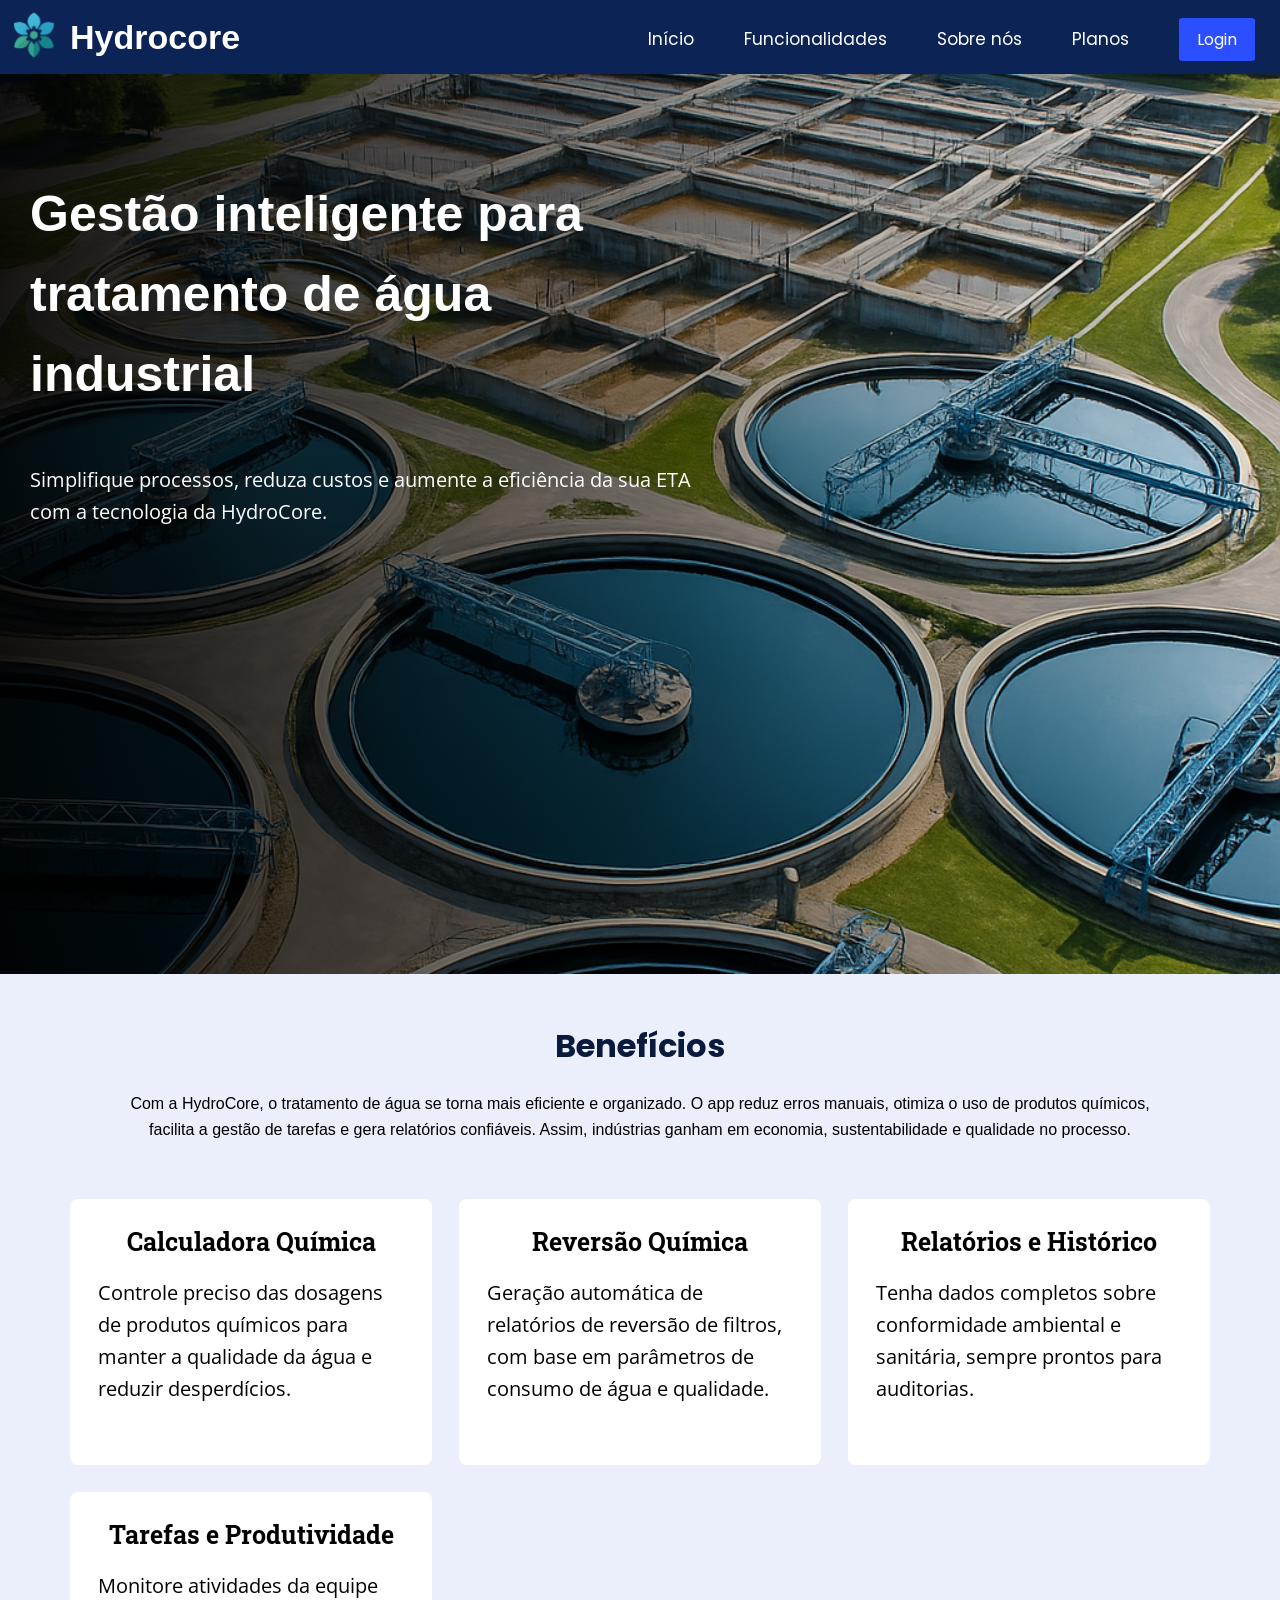
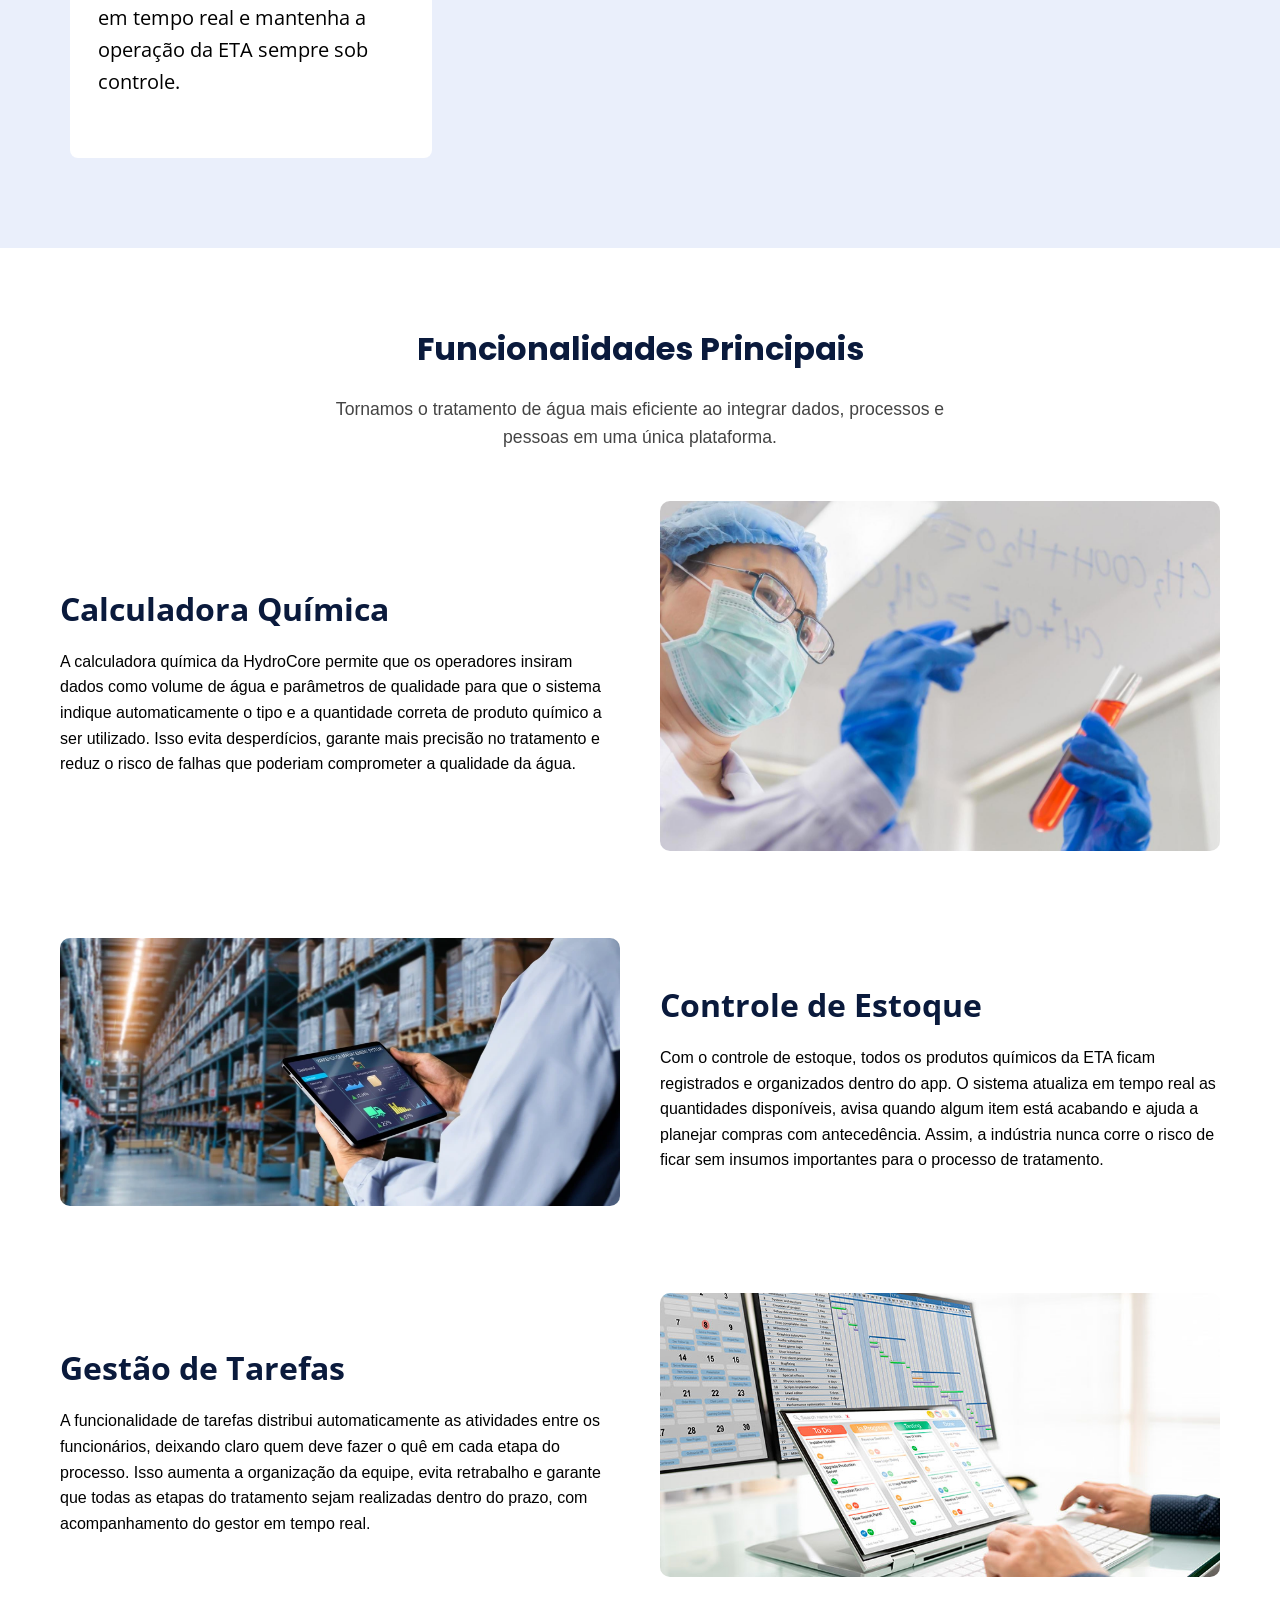
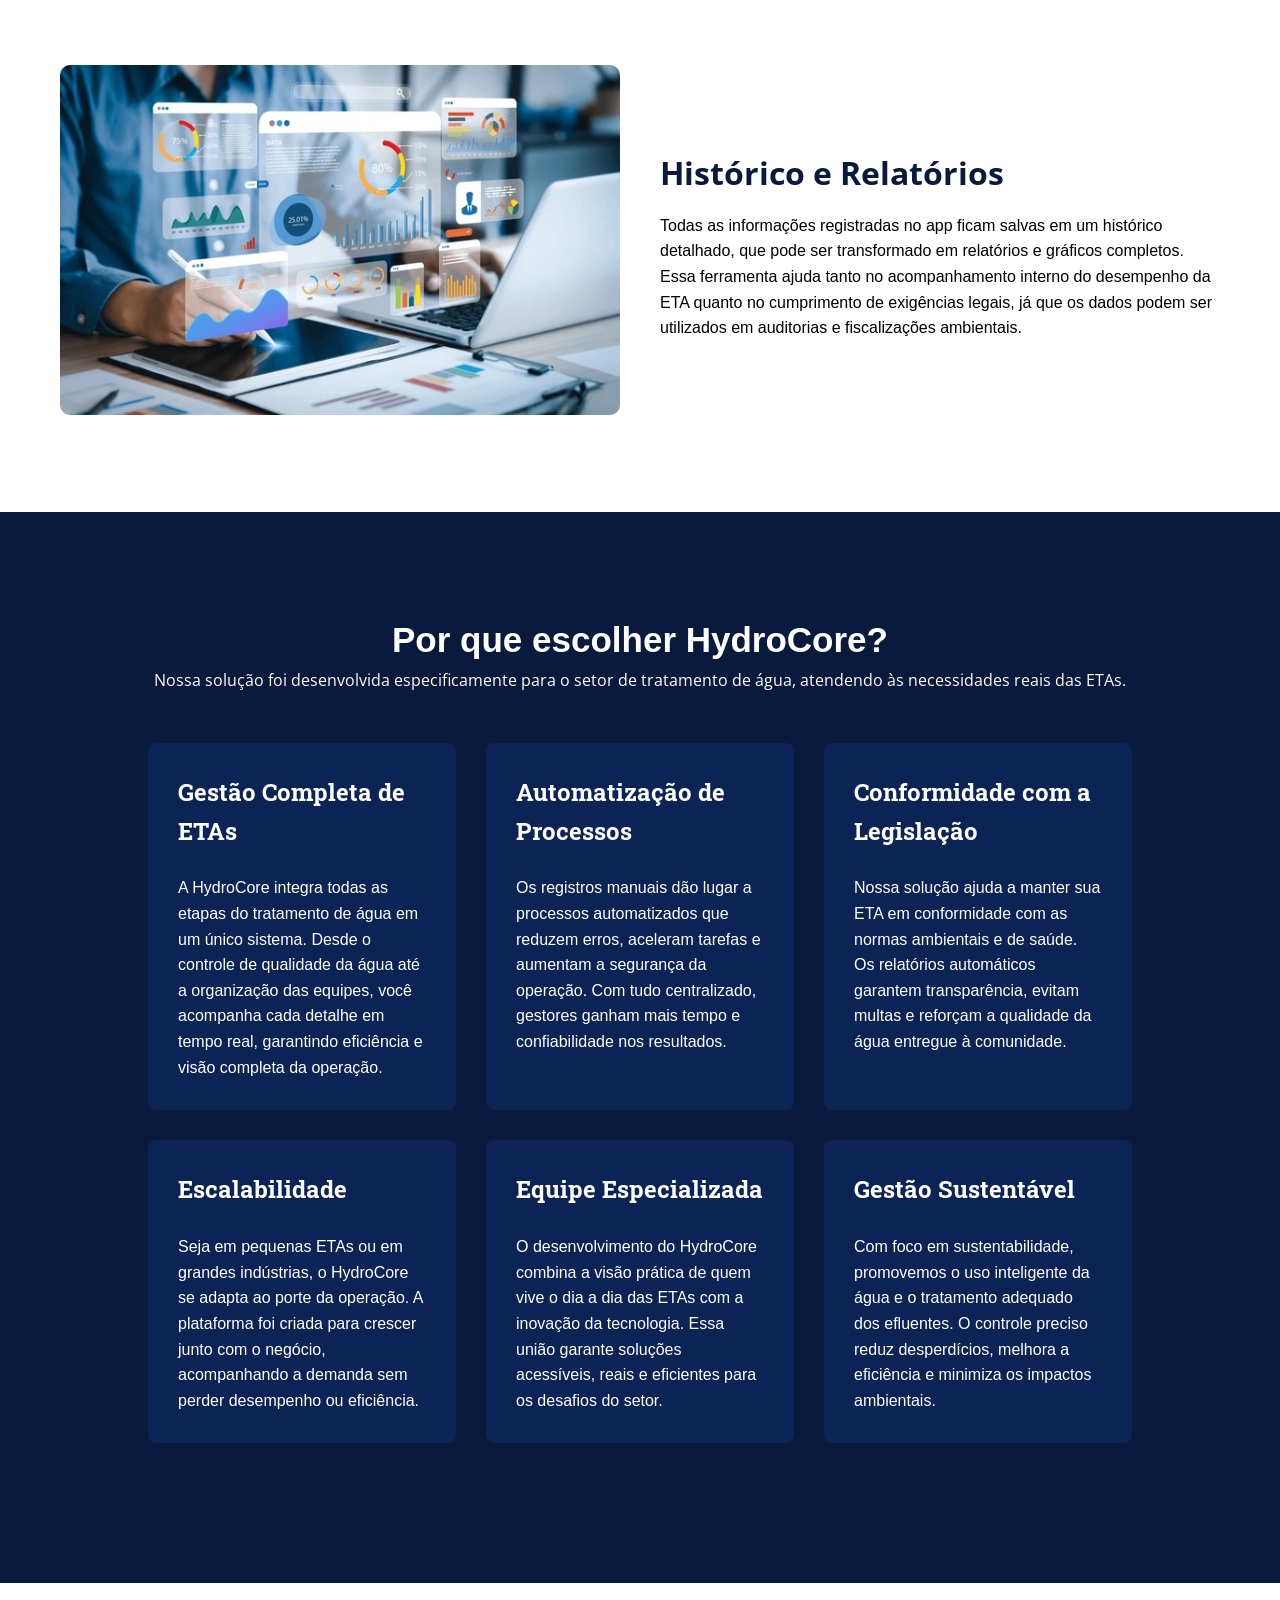
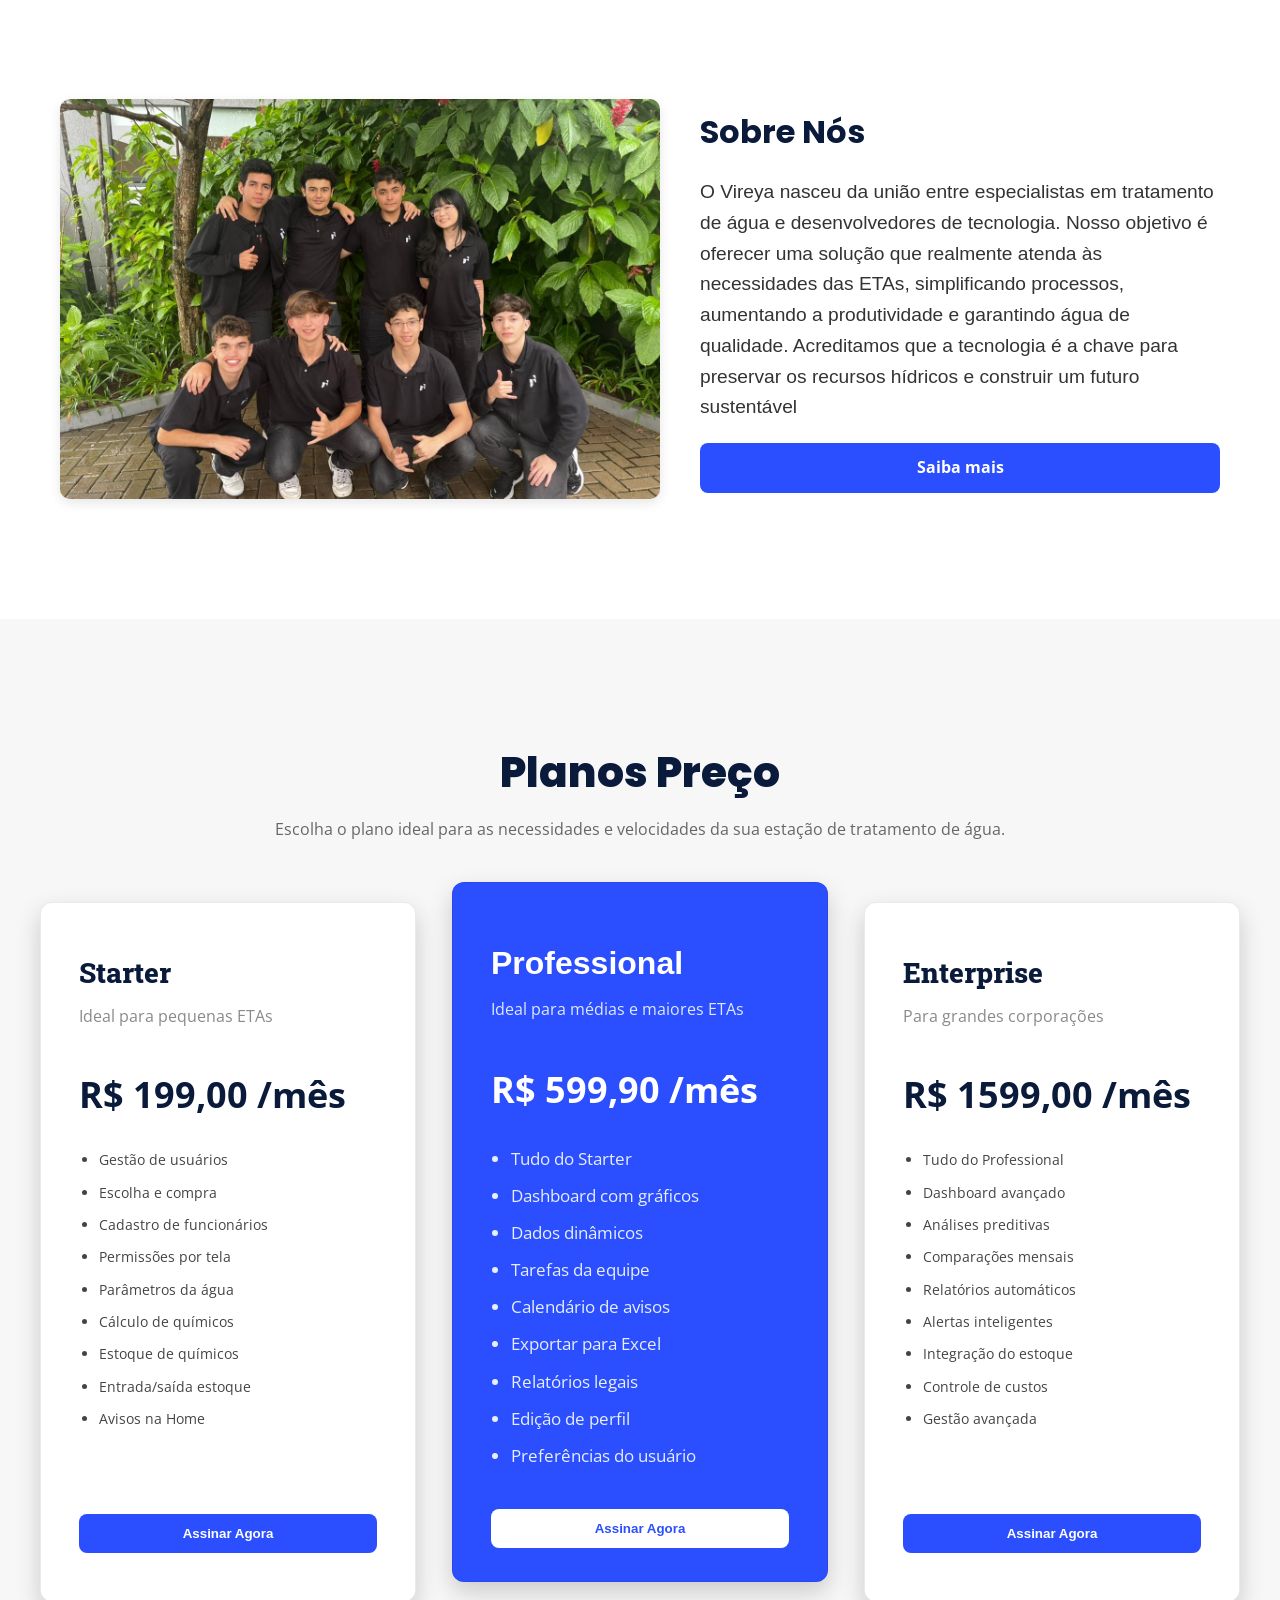
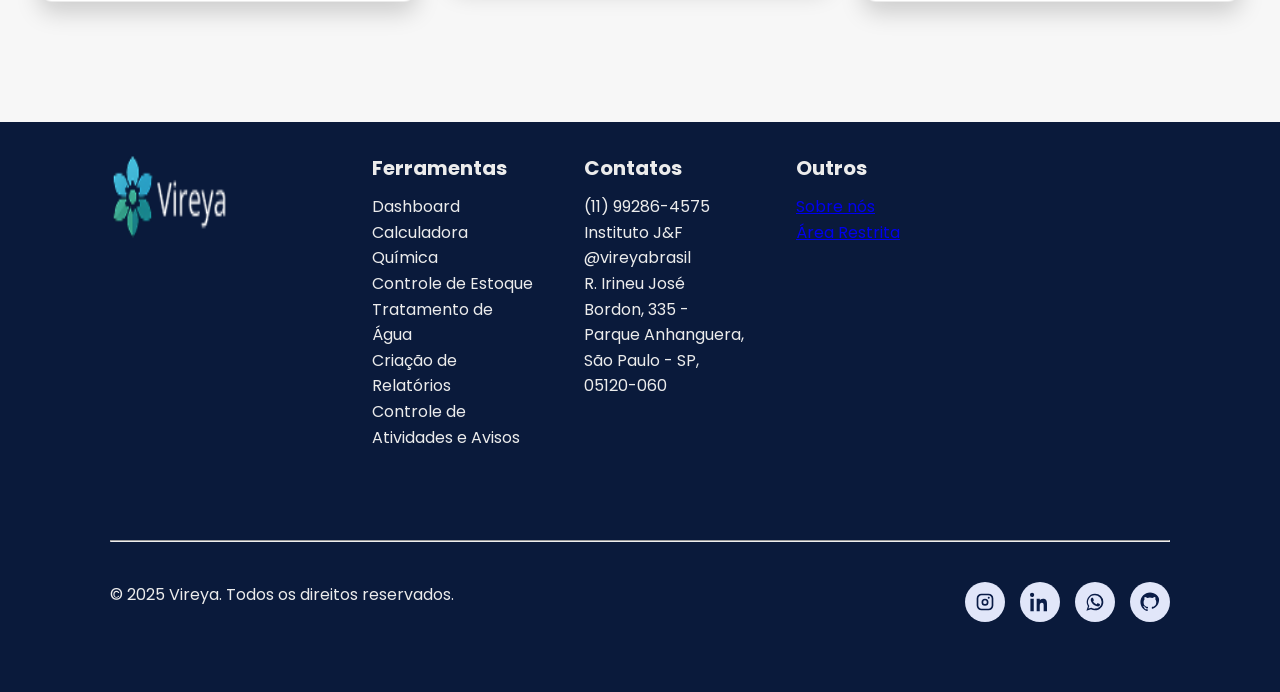
<file: index.html>
<!DOCTYPE html>
<html lang="pt-br">

<head>
    <meta charset="UTF-8">
    <meta name="viewport" content="width=device-width, initial-scale=1.0">
    <title>Vireya | HydroCore</title>
    <link rel="stylesheet" href="/assets/css/style.css">
    <link rel="shortcut icon" href="/assets/imgs/vireya_icon.png" type="image/x-icon">
</head>

<body>
<header>
    <div class="title-logo">
        <img src="/assets/imgs/vireya_icon.png">
        <h1>Hydrocore</h1>
    </div>
    <div class="topics-head" id="menu">
        <nav>
            <ul>
                <li><a href="#">Início</a></li>
                <li><a href="#funcionalidade-title">Funcionalidades</a></li>
                <li><a href="#sobre-nos">Sobre nós</a></li>
                <li><a href="#planos">Planos</a></li>
                <li><a id="bottom-login" href="login.html">Login</a></li>
            </ul>
        </nav>
    </div>
    <button id="btn-hamb">☰</button>
</header>
<main>
    <div class="frame-img">
        <div id="introducao">
            <div class="container-block">
                <h2>Gestão inteligente para tratamento de água industrial</h2>
                <p>Simplifique processos, reduza custos e aumente a eficiência da sua ETA com a tecnologia da
                    HydroCore.</p>
            </div>
        </div>
    </div>


    <div id="beneficios">
        <h2>Benefícios</h2>
        <p id="text-expln">Com a HydroCore, o tratamento de água se torna mais eficiente e organizado. O app reduz
            erros manuais, otimiza o uso de produtos químicos, <br>
            facilita a gestão de tarefas e gera relatórios confiáveis. Assim, indústrias ganham em economia,
            sustentabilidade e qualidade no processo.</p>
        <div class="container-beneficios">
            <div class="container-caixa">
                <h3>Calculadora Química</h3>
                <p>Controle preciso das dosagens de produtos químicos para manter a qualidade da água e reduzir
                    desperdícios.</p>
            </div>
            <div class="container-caixa">
                <h3>Reversão Química</h3>
                <p>Geração automática de relatórios de reversão de filtros, com base em parâmetros de consumo de
                    água e qualidade.</p>
            </div>
            <div class="container-caixa">
                <h3>Relatórios e Histórico</h3>
                <p>Tenha dados completos sobre conformidade ambiental e sanitária, sempre prontos para auditorias.
                </p>
            </div>
            <div class="container-caixa">
                <h3>Tarefas e Produtividade</h3>
                <p>Monitore atividades da equipe em tempo real e mantenha a operação da ETA sempre sob controle.</p>
            </div>
        </div>
    </div>

    <section class="funcionalidades-section">
        <h2 id="funcionalidade-title">Funcionalidades Principais</h2>
        <p id="funcionalidade-sub">Tornamos o tratamento de água mais eficiente ao integrar dados, processos e
            pessoas em uma única plataforma.</p>
        <div class="container-funcoes">
            <div class="linha-img-dir">
                <div class="infos">
                    <h2>Calculadora Química</h2>
                    <p>A calculadora química da HydroCore permite que os operadores insiram dados como volume de
                        água e parâmetros de qualidade
                        para que o sistema indique automaticamente o tipo e a quantidade correta de produto químico
                        a ser utilizado. Isso evita desperdícios,
                        garante mais precisão no tratamento e reduz o risco de falhas que poderiam comprometer a
                        qualidade da água.</p>
                </div>
                <div class="img">
                    <img src=" /assets/imgs/imagemCientista.jpg" alt="mulher fazendo calculos com quimicos">
                </div>
            </div>
            <div class="linha-img reverse">
                <div class="infos">
                    <h2>Controle de Estoque</h2>
                    <p>Com o controle de estoque, todos os produtos químicos da ETA ficam registrados e organizados
                        dentro do app.
                        O sistema atualiza em tempo real as quantidades disponíveis, avisa quando algum item está
                        acabando e ajuda a planejar compras com antecedência.
                        Assim, a indústria nunca corre o risco de ficar sem insumos importantes para o processo de
                        tratamento.</p>
                </div>
                <div class="img">
                    <img src=" /assets/imgs/imagemEstoque.webp" alt="Homen com tablete em um armazem de estoque">
                </div>
            </div>
            <div class="linha-img-dir">
                <div class="infos">
                    <h2>Gestão de Tarefas</h2>
                    <p>A funcionalidade de tarefas distribui automaticamente as atividades entre os funcionários,
                        deixando claro quem deve fazer o quê em cada etapa do processo.
                        Isso aumenta a organização da equipe, evita retrabalho e garante que todas as etapas do
                        tratamento sejam realizadas dentro do prazo, com acompanhamento do gestor em tempo real.</p>
                </div>
                <div class="img">
                    <img src=" /assets/imgs/imagemGestaoTarefas.jpg" alt="pessoa fazendo gestão de atividades">
                </div>
            </div>
            <div class="linha-img reverse">
                <div class="infos">
                    <h2>Histórico e Relatórios</h2>
                    <p>Todas as informações registradas no app ficam salvas em um histórico detalhado, que pode ser
                        transformado em relatórios e gráficos completos.
                        Essa ferramenta ajuda tanto no acompanhamento interno do desempenho da ETA quanto no
                        cumprimento de exigências legais,
                        já que os dados podem ser utilizados em auditorias e fiscalizações ambientais.</p>
                </div>
                <div class="img">
                    <img src=" /assets/imgs/imagemComputador.webp" alt="">
                </div>
            </div>
        </div>
    </section>

    <section id="porque-section">
        <div id="porque">
            <h2>Por que escolher HydroCore?</h2>
            <p>Nossa solução foi desenvolvida especificamente para o setor de tratamento de água, atendendo às
                necessidades reais das ETAs.</p>
            <div class="grid-porques">
                <div class="block-porque">
                    <h3>Gestão Completa de ETAs</h3>
                    <br>
                    <p>A HydroCore integra todas as etapas do tratamento de água em um único sistema. Desde o
                        controle de qualidade da água até a organização das equipes, você acompanha cada detalhe em
                        tempo real, garantindo eficiência e visão completa da operação.</p>
                </div>
                <div class="block-porque">
                    <h3>Automatização de Processos</h3>
                    <br>
                    <p>Os registros manuais dão lugar a processos automatizados que reduzem erros, aceleram tarefas
                        e aumentam a segurança da operação. Com tudo centralizado, gestores ganham mais
                        tempo e confiabilidade nos resultados.</p>
                </div>
                <div class="block-porque">
                    <h3>Conformidade com a Legislação</h3>
                    <br>
                    <p>Nossa solução ajuda a manter sua ETA em conformidade com as normas ambientais e de saúde. Os
                        relatórios automáticos garantem transparência, evitam multas e reforçam a qualidade da água
                        entregue à comunidade.</p>
                </div>
                <div class="block-porque">
                    <h3>Escalabilidade</h3>
                    <br>
                    <p>Seja em pequenas ETAs ou em grandes indústrias, o HydroCore se adapta ao porte da operação. A
                        plataforma foi criada para crescer junto com o negócio, acompanhando a demanda sem perder
                        desempenho ou eficiência.</p>
                </div>
                <div class="block-porque">
                    <h3>Equipe Especializada</h3>
                    <br>
                    <p>O desenvolvimento do HydroCore combina a visão prática de quem vive o dia a dia das ETAs com
                        a inovação da tecnologia. Essa união garante soluções acessíveis, reais e eficientes para os
                        desafios do setor.</p>
                </div>
                <div class="block-porque">
                    <h3>Gestão Sustentável</h3>
                    <br>
                    <p>Com foco em sustentabilidade, promovemos o uso inteligente da água e o tratamento adequado
                        dos efluentes. O controle preciso reduz desperdícios, melhora a eficiência e minimiza os
                        impactos ambientais.</p>
                </div>
            </div>
        </div>
    </section>

    <section id="sobre-nos">
        <img id="img-nos" src=" /assets/imgs/equipeVireya.jpg" alt="Desenvolvedores do Vireya">
        <div class="sobrenos-content">
            <h2>Sobre Nós</h2>
            <p>O Vireya nasceu da união entre especialistas em tratamento de água e desenvolvedores de
                tecnologia. Nosso objetivo é oferecer uma solução que realmente atenda às necessidades das ETAs,
                simplificando processos, aumentando a produtividade e garantindo água de qualidade. Acreditamos que
                a tecnologia é a chave para preservar os recursos hídricos e construir um futuro sustentável</p>
            <a id="link-saibamais" href="sobrenosreal.html">Saiba mais</a>
        </div>
    </section>

    <div id="planos">
        <div class="container-planos">
            <h2>Planos Preço</h2>
            <p>Escolha o plano ideal para as necessidades e velocidades da sua estação de tratamento de água.</p>
            <div class="grid-planos">
                <div class="card-assinar">
                    <h3>Starter</h3>
                    <p>Ideal para pequenas ETAs</p>
                    <p class="preco">R$ 199,00 /mês</p>
                    <ul>
                        <li>Gestão de usuários</li>
                        <li>Escolha e compra</li>
                        <li>Cadastro de funcionários</li>
                        <li>Permissões por tela</li>
                        <li>Parâmetros da água</li>
                        <li>Cálculo de químicos</li>
                        <li>Estoque de químicos</li>
                        <li>Entrada/saída estoque</li>
                        <li>Avisos na Home</li>
                    </ul>
                    <button onclick="window.location.href=' /assets/pages/landingpage/login.jsp'">
                        Assinar Agora
                    </button>
                </div>
                <div class="card-assinar-highlit">
                    <h3>Professional</h3>
                    <p>Ideal para médias e maiores ETAs</p>
                    <p class="preco">R$ 599,90 /mês</p>
                    <ul>
                        <li>Tudo do Starter</li>
                        <li>Dashboard com gráficos</li>
                        <li>Dados dinâmicos</li>
                        <li>Tarefas da equipe</li>
                        <li>Calendário de avisos</li>
                        <li>Exportar para Excel</li>
                        <li>Relatórios legais</li>
                        <li>Edição de perfil</li>
                        <li>Preferências do usuário</li>
                    </ul>
                    <!-- Ao clicar no botão é enviado para a pagina de login -->
                    <button onclick="login.html">
                        Assinar Agora
                    </button>
                </div>
                <div class="card-assinar">
                    <h3>Enterprise</h3>
                    <p>Para grandes corporações</p>
                    <p class="preco">R$ 1599,00 /mês</p>
                    <ul>
                        <li>Tudo do Professional</li>
                        <li>Dashboard avançado</li>
                        <li>Análises preditivas</li>
                        <li>Comparações mensais</li>
                        <li>Relatórios automáticos</li>
                        <li>Alertas inteligentes</li>
                        <li>Integração do estoque</li>
                        <li>Controle de custos</li>
                        <li>Gestão avançada</li>
                    </ul>
                    <!-- Ao clicar no botão é enviado para a pagina de login -->
                    <button onclick="window.location.href=' /assets/pages/landingpage/login.jsp'">
                        Assinar Agora
                    </button>
                </div>
            </div>
        </div>
    </div>

</main>

<footer>
    <div class="grid-footer">
        <div class="links-grid">
            <img id="img-foot" src="assets/imgs/Group 1.png" alt="Logo Vireya">
            <nav class="nav-footer">
                <p class="title-points">Ferramentas</p>
                <ul>
                    <li>Dashboard</li>
                    <li>Calculadora Química</li>
                    <li>Controle de Estoque</li>
                    <li>Tratamento de Água</li>
                    <li>Criação de Relatórios</li>
                    <li>Controle de Atividades e Avisos</li>
                </ul>
            </nav>
            <nav class="nav-footer">
                <p class="title-points">Contatos</p>
                <ul>
                    <li>(11) 99286-4575</li>
                    <li>Instituto J&F</li>
                    <li>@vireyabrasil</li>
                    <li>R. Irineu José Bordon, 335 - Parque Anhanguera, São Paulo - SP, 05120-060</li>
                </ul>
            </nav>

            <nav class="nav-footer">
                <p class="title-points">Outros</p>
                <ul>
                    <li><a href="sobrenosreal.html">Sobre nós</a></li>
                    <li><a href="loginAdmin.html">Área Restrita</a></li>
                </ul>
            </nav>
        </div>

        <hr>
        <div class="rodape-footer">
            <div id="direitos-cont">
                <p>© 2025 Vireya. Todos os direitos reservados.</p>
            </div>
            <div id="icones-midias">
                <div class="dist-icon">
                    <a href="https://instagram.com" id="icon" target="_blank" class="icon">
                        <svg xmlns="http://www.w3.org/2000/svg" viewBox="0 0 24 24">
                            <path
                                    d="M7.8 2h8.4A5.8 5.8 0 0 1 22 7.8v8.4A5.8 5.8 0 0 1 16.2 22H7.8A5.8 5.8 0 0 1 2 16.2V7.8A5.8 5.8 0 0 1 7.8 2Zm0 2C6 4 4 6 4 7.8v8.4C4 18 6 20 7.8 20h8.4c1.8 0 3.8-2 3.8-3.8V7.8C20 6 18 4 16.2 4H7.8Zm8.7 1.6a1.2 1.2 0 1 1 0 2.4 1.2 1.2 0 0 1 0-2.4Zm-4.5 2.4a4.2 4.2 0 1 1 0 8.4 4.2 4.2 0 0 1 0-8.4Zm0 2a2.2 2.2 0 1 0 0 4.4 2.2 2.2 0 0 0 0-4.4Z" />
                        </svg>
                    </a>
                </div>

                <div class="dist-icon">
                    <a href="https://linkedin.com" class="icon" target="_blank">
                        <svg xmlns="http://www.w3.org/2000/svg" viewBox="0 0 24 24">
                            <path
                                    d="M4.98 3.5c0 1.38-1.11 2.5-2.48 2.5A2.5 2.5 0 0 1 0 3.5C0 2.12 1.11 1 2.5 1S5 2.12 5 3.5zM.5 23h4V7.98h-4V23zM8 7.98h3.8v2.06h.05c.53-1 1.83-2.06 3.77-2.06 4.03 0 4.77 2.65 4.77 6.1V23h-4v-6.52c0-1.56-.03-3.57-2.17-3.57-2.18 0-2.51 1.7-2.51 3.46V23H8V7.98z" />
                        </svg>
                    </a>
                </div>

                <div class="dist-icon">
                    <a href="https://wa.me/5511999999999" class="icon" target="_blank">
                        <svg xmlns="http://www.w3.org/2000/svg" viewBox="0 0 24 24">
                            <path
                                    d="M17.47 14.3c-.27-.14-1.63-.8-1.88-.9-.25-.09-.43-.14-.62.14-.19.27-.71.9-.88 1.08-.16.18-.33.2-.6.07-.27-.14-1.14-.42-2.18-1.35-.8-.71-1.34-1.6-1.5-1.87-.16-.27-.02-.42.12-.55.12-.12.27-.33.41-.49.14-.16.18-.27.27-.45.09-.18.05-.34-.02-.48-.07-.14-.62-1.5-.85-2.05-.22-.53-.45-.46-.62-.47h-.53c-.18 0-.48.07-.73.34-.25.27-.96.94-.96 2.3 0 1.36.98 2.67 1.12 2.85.14.18 1.93 2.95 4.68 4.14.65.28 1.15.45 1.55.58.65.21 1.23.18 1.69.11.52-.08 1.63-.67 1.86-1.31.23-.64.23-1.19.16-1.31-.07-.12-.25-.2-.52-.34ZM12.01 2a9.95 9.95 0 0 0-8.5 15.1l-1.8 5.28 5.44-1.78a9.96 9.96 0 0 0 4.86 1.23h.01c5.5 0 9.97-4.47 9.98-9.96A9.95 9.95 0 0 0 12 2Zm0 18.2c-1.53 0-3.04-.41-4.36-1.18l-.31-.18-3.23 1.05 1.06-3.12-.2-.32A7.96 7.96 0 0 1 12 4.03a7.95 7.95 0 0 1 0 15.9Z" />
                        </svg>
                    </a>
                </div>

                <div class="dist-icon">
                    <a href="https://github.com" target="_blank" class="icon">
                        <svg xmlns="http://www.w3.org/2000/svg" viewBox="0 0 24 24">
                            <path
                                    d="M12 .5C5.7.5.5 5.7.5 12c0 5.1 3.3 9.4 7.9 10.9.6.1.8-.2.8-.5v-1.7c-3.2.7-3.9-1.5-3.9-1.5-.5-1.3-1.2-1.7-1.2-1.7-1-.7.1-.7.1-.7 1.1.1 1.7 1.2 1.7 1.2 1 .1.7 2.2 3.7 1.6v-1.6c-2.6-.3-5.3-1.3-5.3-6 0-1.3.5-2.3 1.2-3.2-.1-.3-.5-1.4.1-2.9 0 0 1-.3 3.3 1.2a11.5 11.5 0 0 1 6 0c2.3-1.5 3.3-1.2 3.3-1.2.6 1.5.2 2.6.1 2.9.8.9 1.2 1.9 1.2 3.2 0 4.7-2.7 5.7-5.3 6v1.7c0 .3.2.6.8.5 4.6-1.5 7.9-5.8 7.9-10.9C23.5 5.7 18.3.5 12 .5Z" />
                        </svg>
                    </a>
                </div>
            </div>
        </div>
    </div>
</footer>

    <script src=" /assets/js/script.js"></script>

</body>
</html>
</file>
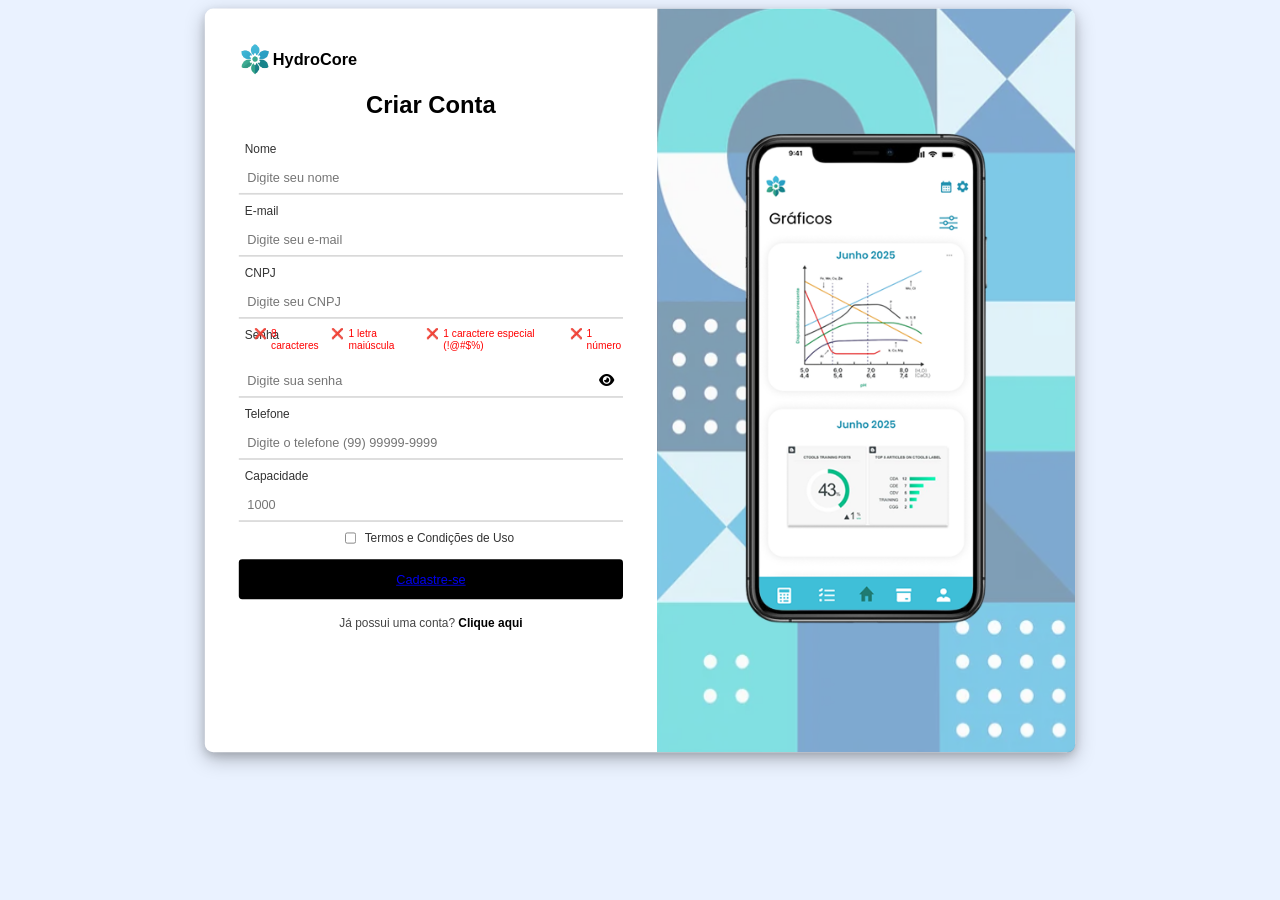
<file: cadastro.html>
<!DOCTYPE html>
<html lang="pt-br">

<head>
    <meta charset="UTF-8">
    <meta name="viewport" content="width=device-width, initial-scale=1.0">
    <link rel="shortcut icon" href=" /assets/imgs/vireya_icon.png" type="image/x-icon">
    <link rel="stylesheet" href=" /assets/css/cadastro.css">
    <link rel="stylesheet" href="https://cdnjs.cloudflare.com/ajax/libs/font-awesome/6.4.0/css/all.min.css">
    <title>Cadastrar-se</title>
</head>

<body>

<main>
    <div class="container-esquerdo">
        <div class="logo">
            <img src=" /assets/imgs/vireya_icon.png">
            <span>HydroCore</span>
        </div>

        <h1>Criar Conta</h1>

        <form id="form">
            <label for="nome">Nome</label>
            <input name="nome" type="text" id="nome" maxlength="80" placeholder="Digite seu nome">
            <div id="erroNome" class="erro"></div>

            <label for="email">E-mail</label>
            <input name="email" type="email" id="email" placeholder="Digite seu e-mail">
            <div id="erroEmail" class="erro"></div>

            <label for="cnpj">CNPJ</label>
            <input name="cnpj" type="text" id="cnpj" placeholder="Digite seu CNPJ"
                   pattern="[0-9]{2}\.[0-9]{3}\.[0-9]{3}/[0-9]{4}-[0-9]{2}">
            <div id="erroCNPJ" class="erro"></div>

            <label for="senha">Senha</label>
            <div class="parametros-senha">
                <ul>
                    <li id="length" class="invalid">8 caracteres</li>
                    <li id="uppercase" class="invalid">1 letra maiúscula</li>
                    <li id="special" class="invalid">1 caractere especial (!@#$%)</li>
                    <li id="number" class="invalid">1 número</li>
                </ul>
            </div>

            <div class="input-senha">
                <input type="password" name="senha" id="senha" maxlength="36" placeholder="Digite sua senha" required
                       pattern="^(?=.*[A-Z])(?=.*[!@#$%]).{8,}$"
                       title="Tem que incluir pelo menos uma letra maiúscula e um caractere especial(!@#$%)">
                <span class="password-toggle" id="togglePassword">
                        <i class="fas fa-eye"></i>
                </span>
            </div>

            <div id="erroSenha" class="erro"></div>


            <label for="telefone">Telefone</label>
            <input name="telefone" type="text" id="telefone" placeholder="Digite o telefone (99) 99999-9999"
                   pattern="\([0-9]{2}\) [0-9]{5}-[0-9]{4}">
            <div id="erroTelefone" class="erro"></div>

            <label for="capacidade">Capacidade</label>
            <input name="capacidade" type="number" id="capacidade" placeholder="1000">
            <div id="erroCapacidade" class="erro"></div>

            <div class="checkbox">
                <input type="checkbox" id="termos">
                <label for="termos">Termos e Condições de Uso</label>
            </div>
            <button class="botao" type="submit"><a href="cadastro2.html">Cadastre-se</a></button>
            <p class="login-text">Já possui uma conta? <a href=" /assets/pages/landingpage/login.jsp">Clique aqui</a></p>
        </form>
    </div>

    <div class="container-direito">
        <div class="sobreposicao">
            <img src=" /assets/imgs/fundoGeometrico.png">
        </div>
        <div class="celular">
            <img src=" /assets/imgs/modelo_frontal.png">
        </div>
    </div>

</main>

    <script src=" /assets/js/regex.js"></script>
    <script src=" /assets/js/script.js"></script>
    <script src=" /assets/js/mostrarSenha.js"></script>

</body>
</html>
</file>
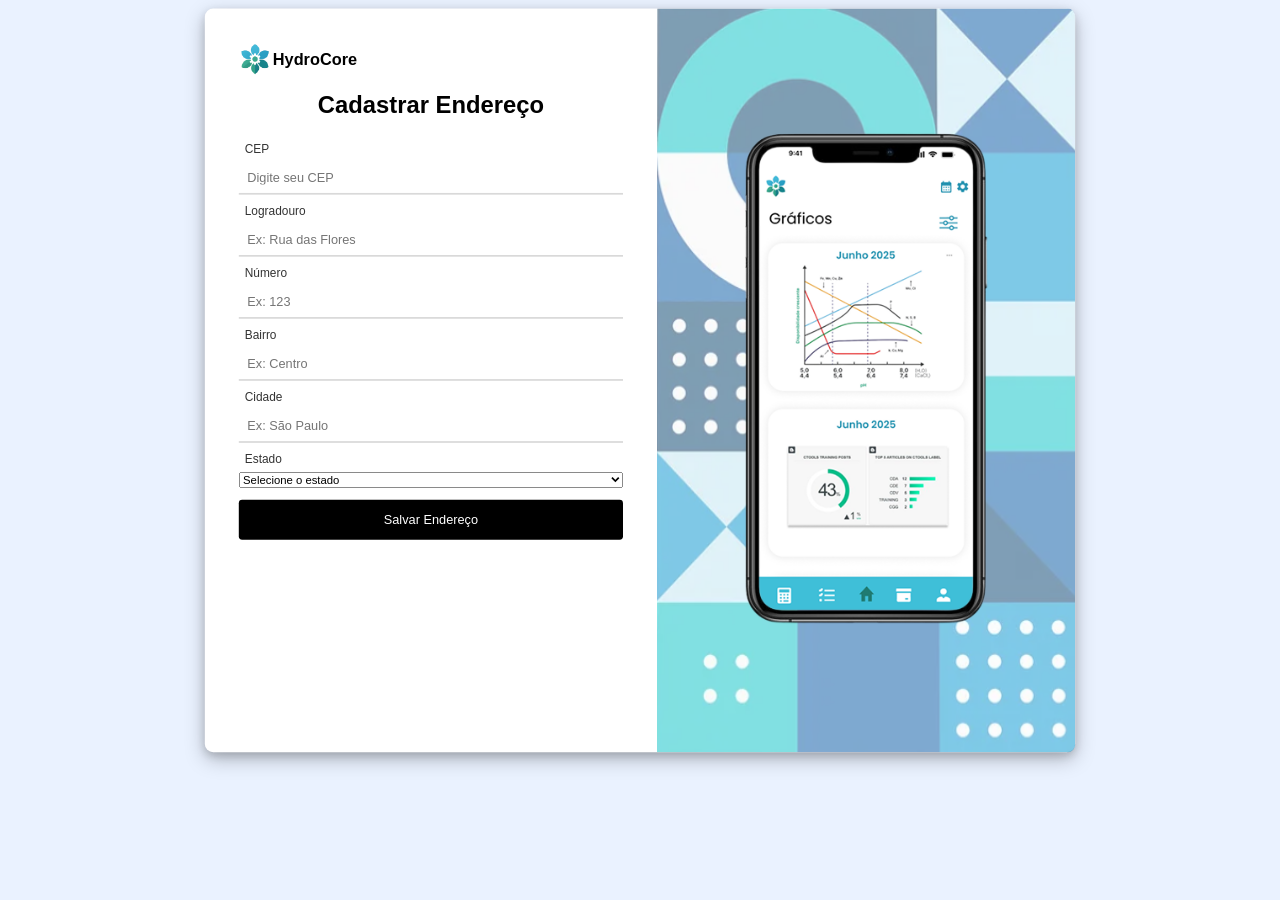
<file: cadastro2.html>
<!DOCTYPE html>
<html lang="pt-br">
<head>
    <meta charset="UTF-8">
    <meta name="viewport" content="width=device-width, initial-scale=1.0">
    <title>Cadastrar-se</title>
    <link rel="shortcut icon" href=" /assets/imgs/vireya_icon.png" type="image/x-icon">
    <link rel="stylesheet" href=" /assets/css/cadastro.css">
    <link rel="stylesheet" href="https://cdnjs.cloudflare.com/ajax/libs/font-awesome/6.4.0/css/all.min.css">
</head>

<body>
<main id="m2">
    <div class="container-esquerdo">
        <div class="logo">
            <img src=" /assets/imgs/vireya_icon.png" alt="Logo HydroCore">
            <span>HydroCore</span>
        </div>
        <h1>Cadastrar Endereço</h1>

        <form action=" /ServletEta" method="post" id="form-endereco">
            <input type="hidden" name="action" value="createEta">


            <label for="cep">CEP</label>
            <input type="text" id="cep" name="cep" placeholder="Digite seu CEP" pattern="[0-9]{5}-[0-9]{3}" required>
            <div id="erroCEP" class="erro"></div>

            <label for="logradouro">Logradouro</label>
            <input type="text" id="logradouro" name="rua" maxlength="50" placeholder="Ex: Rua das Flores" required>
            <div id="erroLogradouro" class="erro"></div>

            <label for="numero">Número</label>
            <input type="text" id="numero" name="numero" placeholder="Ex: 123" required>
            <div id="erroNumero" class="erro"></div>

            <label for="bairro">Bairro</label>
            <input type="text" id="bairro" name="bairro" maxlength="40" placeholder="Ex: Centro" required>
            <div id="erroBairro" class="erro"></div>

            <label for="cidade">Cidade</label>
            <input type="text" id="cidade" name="cidade" maxlength="40" placeholder="Ex: São Paulo" required>
            <div id="erroCidade" class="erro"></div>

            <label for="estado">Estado</label>
            <select id="estado" name="estado" required>
                <option value="">Selecione o estado</option>
                <option value="AC">Acre</option>
                <option value="AL">Alagoas</option>
                <option value="AP">Amapá</option>
                <option value="AM">Amazonas</option>
                <option value="BA">Bahia</option>
                <option value="CE">Ceará</option>
                <option value="DF">Distrito Federal</option>
                <option value="ES">Espírito Santo</option>
                <option value="GO">Goiás</option>
                <option value="MA">Maranhão</option>
                <option value="MT">Mato Grosso</option>
                <option value="MS">Mato Grosso do Sul</option>
                <option value="MG">Minas Gerais</option>
                <option value="PA">Pará</option>
                <option value="PB">Paraíba</option>
                <option value="PR">Paraná</option>
                <option value="PE">Pernambuco</option>
                <option value="PI">Piauí</option>
                <option value="RJ">Rio de Janeiro</option>
                <option value="RN">Rio Grande do Norte</option>
                <option value="RS">Rio Grande do Sul</option>
                <option value="RO">Rondônia</option>
                <option value="RR">Roraima</option>
                <option value="SC">Santa Catarina</option>
                <option value="SP">São Paulo</option>
                <option value="SE">Sergipe</option>
                <option value="TO">Tocantins</option>
            </select>
            <div id="erroEstado" class="erro"></div>

            <button class="botao" type="submit">Salvar Endereço</button>
        </form>
    </div>

    <div class="container-direito">
        <div class="sobreposicao">
            <img src=" /assets/imgs/fundoGeometrico.png" alt="Fundo">
        </div>
        <div class="celular">
            <img src=" /assets/imgs/modelo_frontal.png" alt="Celular">
        </div>
    </div>

    <script src=" /assets/js/mascaraCep.js"></script>
    <script src=" /assets/js/script.js"></script>
</main>
</body>
</html>
</file>
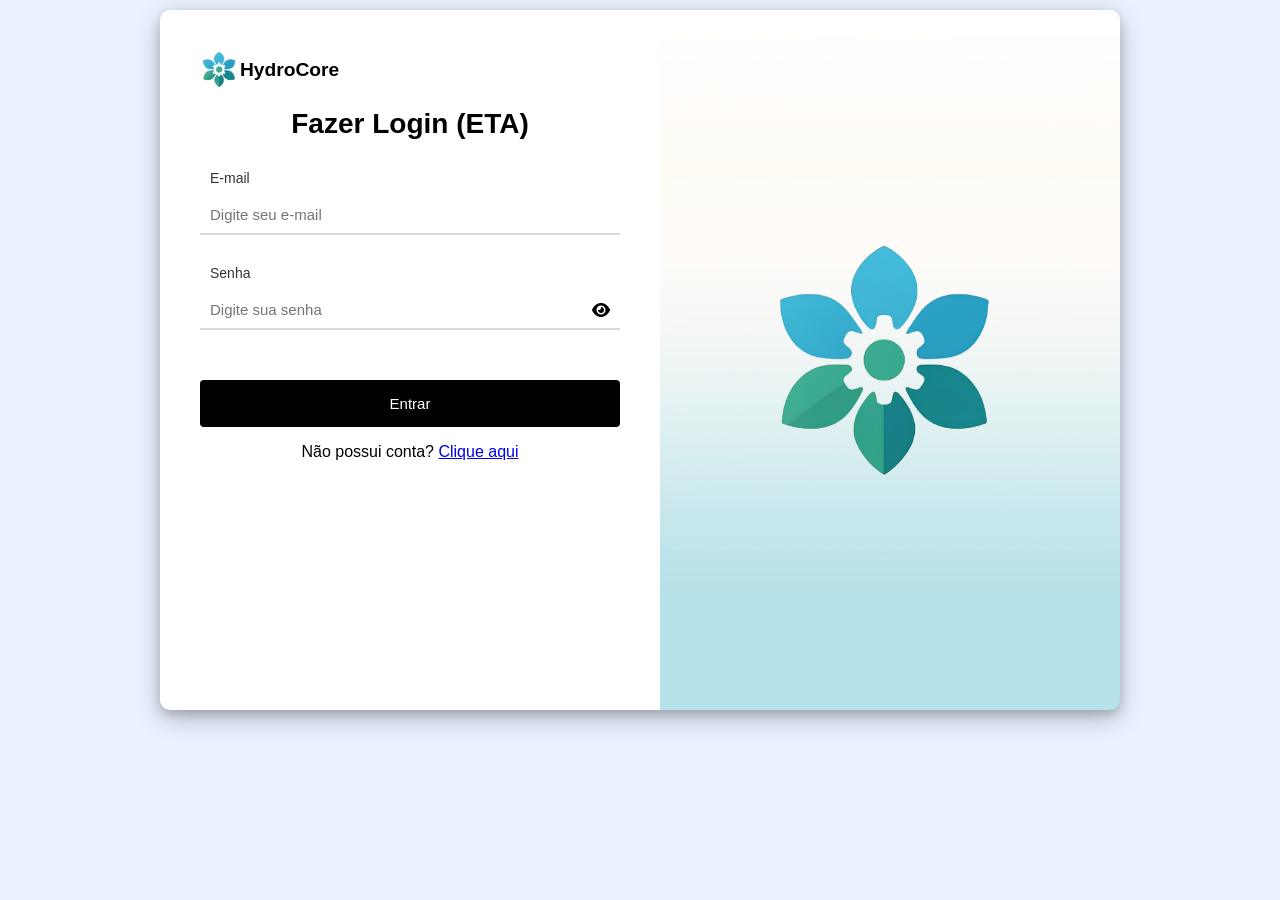
<file: login.html>
<!DOCTYPE html>
<html lang="pt-br">

<head>
  <meta charset="UTF-8">
  <meta name="viewport" content="width=device-width, initial-scale=1.0">
  <title>Login</title>
  <link rel="shortcut icon" href=" /assets/imgs/vireya_icon.png" type="image/x-icon">
  <link rel="stylesheet" href=" /assets/css/login.css">
  <link rel="stylesheet" href="https://cdnjs.cloudflare.com/ajax/libs/font-awesome/6.4.0/css/all.min.css">
</head>

<body>
<main>
  <div class="container-esquerdo">
    <div class="logo">
      <img src=" /assets/imgs/vireya_icon.png" alt="Logo">
      <span>HydroCore</span>
    </div>
    <h1>Fazer Login (ETA)</h1>
    <form action=" /ServletLogin?action=logar" method="post">
      <label for="email">E-mail</label>
      <input type="text" id="email" name="email" placeholder="Digite seu e-mail" required>
      <label for="senha">Senha</label>
      <div class="input-senha">
        <input name="senha" type="password" id="senha" placeholder="Digite sua senha" required
               title="Tem que incluir pelo menos uma letra maiúscula e um caractere especial(!@#$%)">
        <span class="password-toggle" id="togglePassword">
                        <i class="fas fa-eye"></i>
        </span>
      </div>
      <button class="botao">Entrar</button>

      <p class="login-text"> Não possui conta? <a href="cadastro.html">Clique aqui</a></p>
    </form>
  </div>

  <div class="container-direito">
    <div class="sobreposicao">
      <img src=" /assets/imgs/fundoDegrade.webp" alt="Background">
    </div>
    <div class="logo-direita">
      <img src=" /assets/imgs/vireya_icon.png" class="logo-girando" alt="App Preview">
    </div>
  </div>
</main>
<script src=" /assets/js/script.js"></script>
<script src=" /assets/js/regex.js"></script>
<script src=" /assets/js/mostrarSenha.js"></script>
</body>
</html>
</file>
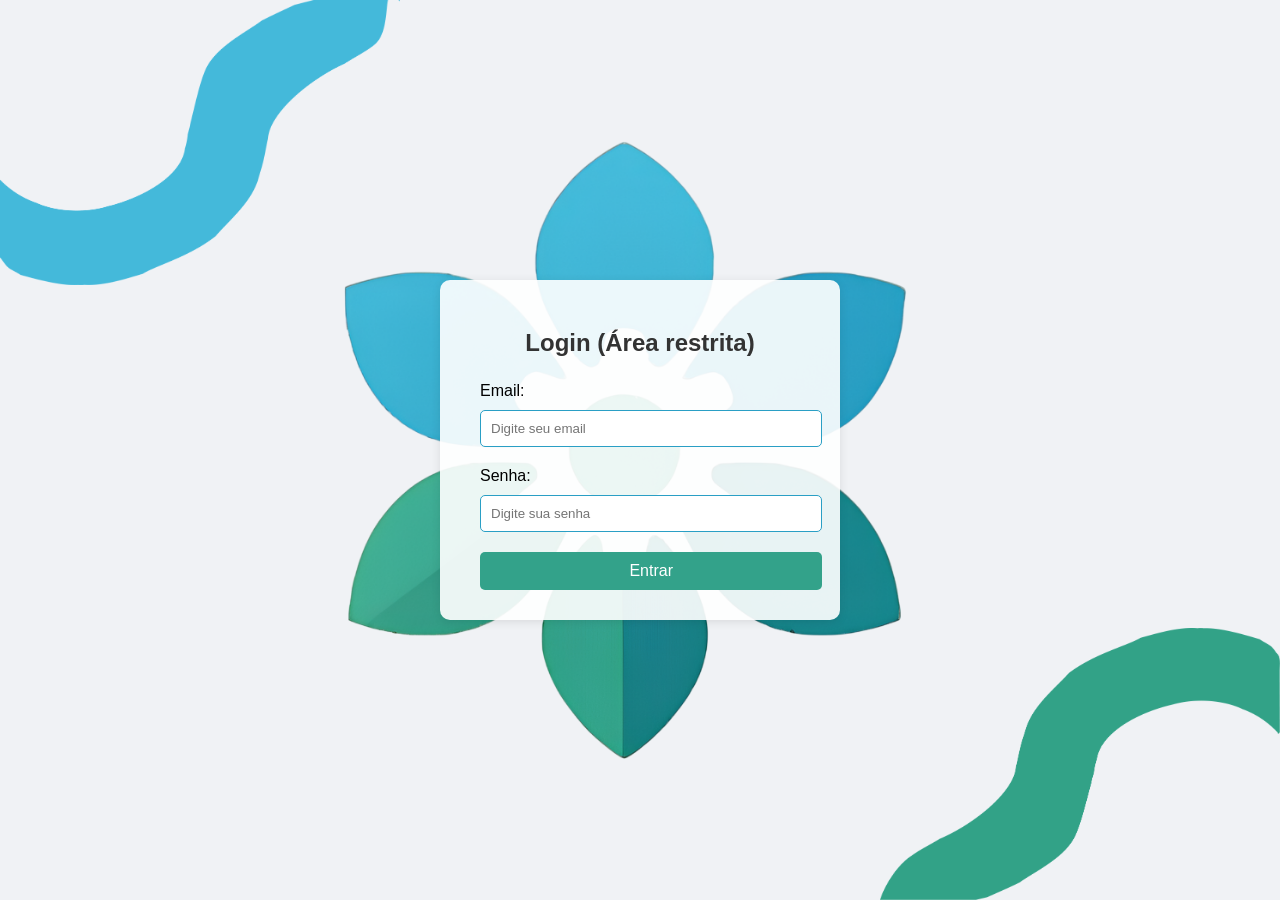
<file: loginAdmin.html>
<!DOCTYPE html>
<html lang="pt-br">
<head>
  <meta charset="UTF-8">
  <title>Login Admin</title>
  <link rel="shortcut icon" href=" /assets/imgs/vireya_icon.png" type="image/x-icon">
  <link rel="stylesheet" href=" /assets/css/loginAdmin.css">
</head>

<style>
  body{
    /* várias imagens ao mesmo tempo */
    background-image:
    url(" /assets/imgs/vireya_icon.png"),   /* flor */
    url(" /assets/imgs/ondaAzul.png"),      /* onda esquerda */
    url(" /assets/imgs/ondaVerde.png");     /* onda direita */
  }
</style>

<body>

<div class="login-container">
  <h2>Login (Área restrita)</h2>
  <form>
    <label for="email">Email:</label>
    <input type="email" id="email" name="email" placeholder="Digite seu email" required>

    <label for="senha">Senha:</label>
    <input type="password" id="senha" name="senha" placeholder="Digite sua senha" required>

    <button type="submit">Entrar</button>
  </form>
</div>
</body>
</html>
</file>
<file: assets/css/style.css>
@import url('https://fonts.googleapis.com/css2?family=Montserrat:wght@400;700&family=Open+Sans:wght@300;400;600&family=Poppins:wght@400;700&family=Lora:wght@400;700&family=Roboto+Slab:wght@400;600&display=swap');


:root {
    --azul-escuro: #0a1a3c;
    --branco: #f0f0f0;
    --azul-royal: #2b4eff;
}

* {
    margin: 0;
    padding: 0;
    top: 0;
    box-sizing: border-box;
}

html {
    scroll-behavior: smooth;
    scroll-margin-top: 100px; /* mesma altura do header */
}

h1,
h2,
h3,
h4,
h5,
h6 {
    font-family: 'Arial', serif;
    margin-top: 0;
}

body {
    line-height: 1.6;
    font-family: 'Open Sans', sans-serif;
}


header {
    background-color: #0c2356;
    position: sticky;
    top: 0;
    display: flex;
    justify-content: space-between;
    align-items: center;
    color: white;
    z-index: 10; /* Para ficar sempre por cima*/
    font-family: 'Poppins', sans-serif;
    font-size: 17px;
    padding: 10px;
}

#btn-hamb {
    font-size: 24px;
    background: none;
    border: none;
    color: white;
    cursor: pointer;
    display: none;
}

.title-logo{
    display: flex;
    justify-content: space-around;
    gap: 10px;
}
.title-logo img{
    height: 50px;
    width: 50px;
}

.topics-head ul {
    display: flex;
    gap: 20px;
    margin: 0;
    margin-top: 14px;
    padding: 0;
    justify-content: center;
    list-style: none;
    color: white;
}

.topics-head li {
    display: inline;
    padding: 0 15px;
    text-decoration: none;
    margin-bottom: 10px;
}

.topics-head a {
    position: relative;
    color: white;
    text-decoration: none;
}

.topics-head a::after {
    content: '';
    position: absolute;
    left: 0;
    bottom: 0;
    width: 0;
    height: 2px;
    background-color: white;
    transition: width 0.3s ease;
}

.topics-head a:hover::after {
    width: 100%;
}

.topics-head #bottom-login::after {
    content: none;
}

#bottom-login {
    background-color: var(--azul-royal);
    color: white;
    border-radius: 5%;
    text-decoration: none;
    font-size: 16px;
    padding: 10px 18px;
    cursor: pointer;
    min-width: 100px;
    align-items: center;
    margin-top: -11px;
    margin-right: 0;
}

#bottom-login:hover{
    background-color: #223DCCFF;
}

@media (max-width: 768px) {
    .topics-head {
        display: none;
        position: absolute;
        top: 70px;
        right: 20px;
        background: #0a1a3c;
        padding: 15px;
        border-radius: 10px;
    }

    .topics-head ul {
        flex-direction: column;
        gap: 10px;
    }

    #btn-hamb {
        display: block;
    }

    .topics-head.mostrar {
        display: block;
    }
}


.frame-img {
    background-image: url(../imgs/fotoheader.png);
    background-color: rgba(0, 255, 255, 0);
    align-items: center;
    background-size: cover;
    background-position: center;
    justify-content: center;
    align-items: center;
    min-height: 100vh;
}

#introducao {
    background: linear-gradient(to right, rgba(0, 0, 0, 0.9) 0%, rgba(0, 0, 0, 0.6) 30%, rgba(0, 0, 0, 0.3) 60%, rgba(0, 0, 0, 0) 100%);
    color: white;
    width: 100%;
    height: 500px;
    min-height: 100vh;
}

.container-block {
    padding-top: 100px;
    padding-left: 30px;
    max-width: 700px;
    font-family: 'Lora', serif;
}

.container-block h2 {
    font-size: 50px;
}

.container-block p {
    margin-top: 50px;
    font-size: 20px;
    font-family: 'Open Sans', sans-serif;
}


#beneficios {
    padding: 2% 70px 90px; /* Top, Left/Right, Bottom */
    text-align: center;
    background-color: #eaeffb; /* Cor de fundo igual ao do Código 2 */
    width: 100%;
}

#beneficios h2 {
    font-size: 2rem;
    font-family: 'Poppins', sans-serif;
    margin-top: 20px;
    margin-bottom: 20px;
    color: #0a1a3c;
}

#text-expln {
    font-family: Arial, sans-serif;
}

.container-beneficios {
    display: grid;
    grid-template-columns: repeat(auto-fit, minmax(280px, 1fr));
    gap: 27px;
    margin-top: 5%;
    font-size: 2rem;
}

.container-caixa {
    margin: auto;
    background-color: #fff;
    padding: 28px;
    border-radius: 8px;
    text-align: left;
    padding-bottom: 60px;
}

.container-caixa h3 {
    font-size: 25px;
    font-family: 'Roboto Slab', serif;
    text-align: center;
    padding-bottom: 20px;
    line-height: 30px;
}

.container-caixa p {
    font-size: 20px;
    height: auto;
    overflow: hidden;
}

.container-caixa {
    transform: scale(1);
    transition: transform 0.3s ease;
}

.container-caixa:hover {
    transform: scale(1.05);
}

/* ======================= Funcionalidades ======================= */

.funcionalidades-section {
    max-width: 1200px;
    margin: 0 auto;
    padding: 60px 20px;
    font-family: Arial, sans-serif;
    padding-bottom: 7%;
}

.funcionalidades-section h2 {
    font-size: 2rem;
    font-family: 'Poppins', sans-serif;
    margin-bottom: 20px;
    color: #0a1a3c;
}

#funcionalidade-title {
    scroll-margin-top: 80px;
    text-align: center;
    padding-top: 15px;
}

#funcionalidade-sub {
    width: 55%;
    text-align: center;
    margin: 0 auto;
    padding-bottom: 50px; /* entre o sub e imagem */
}

.funcionalidades-section > p {
    max-width: 800px;
    margin-bottom: 50px;
    color: #444;
    font-size: 1.1rem;
}

.container-funcoes {
    display: grid;
    gap: 80px;
}

.linha-img-dir,
.linha-img {
    display: grid;
    grid-template-columns: repeat(auto-fit, minmax(300px, 1fr));
    align-items: center;
    gap: 40px;
}

.infos h2 {
    font-size: 2rem;
    font-family: 'Open Sans', sans-serif;
    margin-bottom: 15px;
    color: #0a1a3c;
}

#infos p {
    font-size: 1.1rem;
    font-family: 'Opens Sans', sans-serif;
    line-height: 1.6;
    color: #555;
}


.img img {
    width: 100%;
    border-radius: 10px;
    object-fit: cover;
    max-height: 350px;
}

/* Reverso (imagem à esquerda, texto à direita) */
.reverse {
    direction: rtl; /* inverte a ordem da linha */
}

.reverse > * {
    direction: ltr; /* mantém o texto normal */
}


/* ======================= Porque ======================= */

#porque {
    max-width: 1200px;
    margin: 0 auto;
    padding: 60px 20px;
    text-align: center;
    width: 80%;
    color: white;
}


#porque h2 {
    margin-top: 4%;
    font-size: 35px;
}

#porque-section {
    background-color: var(--azul-escuro);
    padding-bottom: 80px;
    margin-bottom: 7.5%;
}

.grid-porques {
    display: grid;
    grid-template-columns: repeat(auto-fit, minmax(300px, 1fr));
    gap: 30px;
    margin-top: 50px;
}

.block-porque {
    background-color: #0c2356;
    padding: 30px;
    border-radius: 8px;
    text-align: left;
    color: #fff;
    transition: transform 0.3s ease, background-color 0.3s ease; /* transition sempre na classe normal, e não no hover */
}

.block-porque h3 {
    font-family: 'Roboto Slab', serif;
}

.block-porque:hover p { /*pro h3 e p mudarem de cor ao passar o mouse*/
    color: #0A1C47;
}

.block-porque:hover {
    background-color: white;
    color: #0A1C47;
    transform: scale(1.10);
}

.block-porque h3 {
    font-size: 1.5em;
}

.block-porque p {
    font-size: 1em;
    font-family: Arial, sans-serif;
}


#sobre-nos {
    scroll-margin-top: 80px;
    display: flex;
    align-items: center;
    justify-content: center;
    gap: 40px;
    max-width: 1200px;
    margin: 0 auto;
    padding: 20px;
    padding-bottom: 120px;
}

#img-nos {
    width: 600px;
    height: 400px;
    object-fit: cover;
    border-radius: 10px;
    background-color: #f0f0f0;
    box-shadow: 0 4px 12px rgba(0, 0, 0, 0.1);
}

.sobrenos-content {
    flex: 1;
    color: #333;
}

.sobrenos-content h2 {
    font-size: 2rem;
    font-family: 'Poppins';
    color: #0a1a3b;
    margin-bottom: 20px;
}

.sobrenos-content p {
    font-size: 1.2rem;
    font-family: "Arial";
    line-height: 1.6;
}

#link-saibamais {
    display: inline-block;
    text-align: center;
    background: var(--azul-royal);
    color: #fff;
    text-decoration: none;
    padding: 12px;
    border-radius: 8px;
    width: 100%;
    cursor: pointer;
    font-weight: 700;
    margin-top: 20px; /* distância do texto */
}

@media (max-width: 768px) {
    #sobre-nos {
        flex-direction: column;
        text-align: center;
    }

    #img-nos {
        width: 100%;
        height: auto;
    }

}

#planos {
    background-color: #F7F7F7;
    padding-top: 120px;
    padding-bottom: 100px;
}

.container-planos {
    text-align: center;
    margin: 0 auto;
    max-width: 1200px;
}

.container-planos h2 {
    font-size: 42px;
    font-family: 'Poppins', sans-serif;
    color: #0a1a3b;
    margin-bottom: 10px;
    font-weight: 800;
}

.container-planos p {
    color: #666;
    margin-bottom: 40px;
    font-size: 16px;
}

.grid-planos {
    display: flex;
    justify-content: center;
    align-items: flex-start;
    gap: 36px;
}

.card-assinar {
    border-radius: 12px;
    padding: 48px 38px;
    width: 380px;
    height: 700px;
    box-shadow: 0 10px 24px rgba(0, 0, 0, 0.18);
    text-align: left;
    border: 1px solid rgba(0, 0, 0, 0.08);
    margin-top: 20px;
    background-color: white;
    margin-bottom: 20px;
}

.card-assinar h3 {
    font-size: 28px;
    font-family: 'Roboto Slab', serif;
    color: #0a1a3b;
    margin-bottom: 8px;
    font-weight: 800;
}

.card-assinar p:first-of-type {
    color: #8a8a8a;
    margin-bottom: 28px;
}

.card-assinar .preco {
    font-size: 36px;
    font-weight: 700;
    color: #0a1a3b;
    margin: 8px 0 26px;
}

.card-assinar ul {
    list-style: disc;
    padding-left: 20px;
    margin-bottom: 26px;
    color: #444;
}

.card-assinar li {
    font-family: 'Open Sans', sans-serif;
    margin-bottom: 10px;
    font-size: 14px;
}

.card-assinar button {
    background-color: var(--azul-royal);
    color: #fff;
    border: none;
    padding: 12px;
    border-radius: 8px;
    width: 100%;
    cursor: pointer;
    font-weight: 700;
    margin-top: auto; /* empurra para o final do card */
    transition: 0.5s;
}

.card-assinar button:hover{
    background-color: #1c349d;
}

/* card do meio - maior e em destaque */
.card-assinar-highlit {
    background: var(--azul-royal);
    color: #fff;
    border-radius: 12px;
    padding: 55px 38px;
    width: 380px;
    height: 700px;
    box-shadow: 0 10px 24px rgba(0, 0, 0, 0.18);
    text-align: left;
    border: 1px solid rgba(0, 0, 0, 0.08);
    margin-top: 0;
}

.card-assinar,
.card-assinar-highlit {
    display: flex;
    flex-direction: column; /* empilha */
}

.card-assinar button,
.card-assinar-highlit button {
    margin-top: auto; /* empurra pro rodapé */
    align-self: center; /* centraliza horizontal */
}

.card-assinar-highlit h3 {
    font-size: 32px;
    margin-bottom: 8px;
    font-weight: 900;
}

.card-assinar-highlit p:first-of-type {
    color: #dfe9ff;
    margin-bottom: 30px;
}

.card-assinar-highlit .preco {
    font-size: 36px;
    font-weight: 700;
    margin: 8px 0 26px;
    color: #fff;
}

.card-assinar-highlit ul {
    list-style: disc;
    padding-left: 20px;
    margin-bottom: 30px;
    color: #e6eeff;
}

.card-assinar-highlit li {
    margin-bottom: 10px;
    font-size: 17px;
}

.card-assinar-highlit button {
    background-color: #ffffff;
    color: var(--azul-royal);
    border: none;
    padding: 12px;
    border-radius: 8px;
    width: 100%;
    cursor: pointer;
    font-weight: 800;
    transition:1.2s;
}

.card-assinar-highlit button:hover {
    background: #cecdcd;
    color: #4459cd;
    border: none;
    padding: 12px;
    border-radius: 8px;
    width: 100%;
    cursor: pointer;
    font-weight: 800;
}


@media (max-width: 768px) {
    .grid-planos {
        flex-direction: column;
        gap: 20px;
    }


    .card-assinar p:first-of-type,
    .card-assinar ul,
    .card-assinar-highlit p:first-of-type,
    .card-assinar-highlit ul {
        display: none;
    }

    .card-assinar,
    .card-assinar-highlit {
        width: 100%;
        height: 200px;
        padding: 20px;
        text-align: center;
    }

    .card-assinar h3,
    .card-assinar-highlit h3 {
        font-size: 22px;
    }

    .card-assinar .preco,
    .card-assinar-highlit .preco {
        font-size: 24px;
    }
}


.links-grid {
    display: grid;
    grid-template-columns: repeat(5, 1fr);
    padding-bottom: 90px;
    color: rgb(236, 236, 236);
}

.links-grid img{
    height: 150px;
    width: 150px;
}

.grid-footer {
    background-color: #0a1a3b;
    padding: 30px 110px;
    color: rgb(236, 236, 236);
    font-family: 'Poppins', sans-serif;
}

.nav-footer{
    margin-left: 50px;
}

.nav-footer li {
    list-style: none;
}

.rodape-footer {
    padding: 40px 0px;
    display: flex;
    justify-content: space-between;
}

#icones-midias {
    display: flex;
    justify-content: space-around;
    align-content: center;
}

.icon {
    width: 40px;
    height: 40px;
    background: #E1E6F9;
    border-radius: 50%;
    display: flex;
    align-items: center;
    justify-content: center;
    transition: 0.3s;
}

.icon svg {
    width: 20px;
    height: 20px;
    fill: #0A1C47;
}

.icon:hover {
    background: #4460F6; /* muda a cor no hover */
}

.icon:hover svg {
    fill: #fff; /* deixa o ícone branco no hover */
}

.dist-icon {
    margin-left: 15px;
}

.title-points {
    font-size: 20px;
    font-weight: bold;
    margin-bottom: 10px;
}

#img-foot{
    width: 55%;
    height: 30%;
}

@media (max-width: 768px) {
    .links-grid {
        display: grid;
        grid-template-columns: repeat(1, 1fr);
        padding-bottom: 90px;
        color: rgb(236, 236, 236);
    }

    .nav-footer {
        text-align: center;
        margin: 0 auto;
        margin-bottom: 50px;
    }

    #img-foot {
        margin: 0 auto;
        margin-bottom: 50px;
    }

    #icones-midias {
        gap: 20px;
    }
}
</file>
<file: assets/css/cadastro.css>
body {
    margin: 0;
    padding: 0;
    box-sizing: border-box;
    font-family: 'Segoe UI', Tahoma, sans-serif;
    background-color: #EAF2FF;
    display: flex;
    justify-content: center;
    align-items: center;
    transform: scale(0.85);
    transform-origin: top;
    overflow-x: hidden;
    overflow-y: hidden;
}

main {
    display: flex;
    width: 80%;
    background-color: #fff;
    height: 875px;
    border-radius: 10px;
    margin-top: 10px;
    box-shadow: 0 4px 10px rgba(0, 0, 0, 0.15), 0 8px 24px rgba(0, 0, 0, 0.25);
}

.container-esquerdo {
    flex: 1;
    padding: 40px;
    display: flex;
    flex-direction: column;
}

.logo {
    display: flex;
    align-items: center;
    font-size: larger;
    font-weight: bold;
}

.logo img {
    width: 40px;
}

h1 {
    margin-bottom: 20px;
    font-size: 28px;
    text-align: center;
}

form {
    display: flex;
    flex-direction: column;
}

label {
    margin: 7px;
    font-size: 14px;
    color: #333;
}

input {
    padding: 10px;
    border: none;
    border-bottom: 2px solid #d9d9d9;
    /* margin-bottom: 20px; */
    font-size: 15px;
    outline: none;
    background: none;
}

.checkbox {
    display: flex;
    align-content: center;
    justify-content: center;
    font-size: 15px;
    color: #000;
}

.botao {
    background: #000;
    color: #fff;
    border: none;
    padding: 15px;
    font-size: 15px;
    cursor: pointer;
    border-radius: 4px;
    margin-top: 10px;
    transition: 0.3s;
}

.botao:hover {
    background: #222;
}

.login-text {
    margin-top: 20px;
    font-size: 14px;
    color: #444;
    text-align: center;
}

.login-text a {
    color: #000;
    font-weight: bold;
    text-decoration: none;
}

.login-text a:hover {
    text-decoration: underline;
}

.container-direito {
    flex: 1;
    display: flex;
    align-items: center;
    justify-content: center;
    position: relative;
    padding: 20px;
}

.sobreposicao {
    position: absolute;
    color: #000;
    width: 100%;
    height: 100%;
    opacity: 0.5;
    z-index: 1;
}

.sobreposicao img {
    width: 100%;
    height: 100%;
    object-fit: fill;
    border-top-right-radius: 9px;
    border-bottom-right-radius: 9px;
}

.celular {
    text-align: center;
    z-index: 2;
    animation: float 3s ease-in-out infinite;
}

.celular img {
    width: 400px;
}

.input-senha {
    position: relative;
    display: flex;
    align-items: center;
    /* margin-bottom: 20px; */
}

.input-senha input {
    padding: 10px;
    font-size: 15px;
    flex: 1;
}

.password-toggle {
    position: absolute;
    right: 10px;
    cursor: pointer;
}

@keyframes float {
    0% {
        transform: translateY(0px);
    }

    50% {
        transform: translateY(-15px);
    }

    100% {
        transform: translateY(0px);
    }
}

/* Responsividade */
@media (max-width: 992px) {
    main {
        flex-direction: column;
        width: 75%;
    }

    .container-direito {
        display: none;
    }

    .container-esquerdo {
        padding: 30px;
    }
}

@media (max-width: 576px) {
    body {
        padding: 10px;
    }

    main {
        width: 75%;
    }

    .container-esquerdo {
        padding: 25px;
    }

    h1 {
        font-size: 26px;
    }

}

.erro {
    color: red;
    font-size: 14px;
    margin-top: 4px;
}

.parametros-senha {
    font-size: 12px;
    color: #666;
    margin-top: -15px;
}

.parametros-senha p {
    margin-left: 2vh;
}

.parametros-senha ul {
    display: flex;
    flex-direction: row;
    gap: 15px;
    margin-top: -1.5vh;
    list-style: none;
    padding-left: 2vh;
}

.parametros-senha li {
    position: relative;
    margin: 4px 0;
    padding-left: 20px;
    transition: color 0.2s ease;
}

.parametros-senha li::before {
    content: "❌";
    position: absolute;
    left: 0;
    color: red;
    transition: all 0.3s ease;
}

.parametros-senha li.valid {
    color: green;
}

.parametros-senha li.valid::before {
    content: "✔";
    color: green;
}

.parametros-senha li.invalid {
    color: red;
}
</file>
<file: assets/css/login.css>
body {
    margin: 0;
    padding: 0;
    box-sizing: border-box;
    font-family: 'Segoe UI', Tahoma, sans-serif;
    background-color: #EAF2FF;
    display: flex;
    justify-content: center;
    align-items: center;
    overflow-x: hidden;
    overflow-y: hidden;
}

main {
    display: flex;
    width: 75%;
    background-color: #fff;
    height: 700px;
    border-radius: 10px;
    margin-top: 10px;
    box-shadow: 0 4px 10px rgba(0, 0, 0, 0.15), 0 8px 24px rgba(0, 0, 0, 0.25);
}

.container-esquerdo {
    flex: 1;
    padding: 40px;
    display: flex;
    flex-direction: column;
}

.logo {
    display: flex;
    align-items: center;
    font-size: larger;
    font-weight: bold;
}

.logo img {
    width: 40px;
}

h1 {
    margin-bottom: 20px;
    font-size: 28px;
    text-align: center;
}

form {
    display: flex;
    flex-direction: column;
}

label {
    margin: 10px;
    font-size: 14px;
    color: #333;
}

input {
    padding: 10px;
    border: none;
    border-bottom: 2px solid #d9d9d9;
    margin-bottom: 20px;
    font-size: 15px;
    outline: none;
    background: none;
}


.botao {
    background: #000;
    color: #fff;
    border: none;
    padding: 15px;
    font-size: 15px;
    cursor: pointer;
    border-radius: 4px;
    margin-top: 10px;
    transition: 0.3s;
}

.botao:hover {
    background: #222;
}

.container-direito {
    flex: 1;
    display: flex;
    align-items: center;
    justify-content: center;
    position: relative;
    padding: 20px;
}

.sobreposicao {
    position: absolute;
    color: #000;
    width: 100%;
    height: 100%;
    opacity: 0.5;
    z-index: 1;
}

.sobreposicao img {
    width: 100%;
    height: 100%;
    object-fit: fill;
    border-top-right-radius: 9px;
    border-bottom-right-radius: 9px;
}


.input-senha {
    position: relative;
    display: flex;
    align-items: center;
    margin-bottom: 20px;
}

.input-senha input {
    padding: 10px;
    font-size: 15px;
    flex: 1;
}

.password-toggle {
    position: absolute;
    right: 10px;
    margin-top: -20px;
    cursor: pointer;
}

@keyframes float {
    0% {
        transform: translateY(0px);
    }

    50% {
        transform: translateY(-15px);
    }

    100% {
        transform: translateY(0px);
    }
}

@media (max-width: 992px) {
    main {
        flex-direction: column;
        width: 75%;
    }

    .container-direito {
        display: none;
    }

    .container-esquerdo {
        padding: 30px;
    }
}

@media (max-width: 576px) {
    body {
        padding: 10px;
    }

    main {
        width: 75%;
    }

    .container-esquerdo {
        padding: 25px;
    }

    h1 {
        font-size: 26px;
    }
}


/* Animação de rotação */
@keyframes girar {
    from {
        transform: rotate(0deg);
    }
    to {
        transform: rotate(360deg);
    }
}

.logo-girando {
    display: block;
    width: 260px;             /* Aumenta o tamanho geral */
    height: auto;             /* Mantém a proporção natural */
    animation: girar 6s linear infinite;
    transform-origin: center center;
    z-index: 2;
    position: relative;
}

.login-text {
    text-align: center;
}
</file>
<file: assets/css/loginAdmin.css>
body {
    font-family: Arial, sans-serif;
    background-color: #f0f2f5;

    /* controla posição de cada uma */
    background-position: center center, left top, right bottom;

    /* controla tamanho de cada uma */
    background-size: 700px, 400px, 400px;

    background-repeat: no-repeat, no-repeat, no-repeat;

    display: flex;
    justify-content: center;
    align-items: center;
    height: 100vh;
    margin: 0;
    position: relative;
}

.login-container {
    background-color: rgba(255, 255, 255, 0.90);
    padding: 30px 40px;
    border-radius: 10px;
    box-shadow: 0 2px 10px rgba(0,0,0,0.1);
    width: 320px;
    position: relative;
    z-index: 2;
}

h2 {
    text-align: center;
    margin-bottom: 25px;
    color: #333;
}
input[type="email"], input[type="password"] {
    width: 100%;
    padding: 10px;
    margin: 10px 0 20px 0;
    border: 1px solid #2a9fc5;
    border-radius: 5px;
}
button {
    width: 107%;
    padding: 10px;
    background-color: #33a28a;
    color: #fff;
    border: none;
    border-radius: 5px;
    cursor: pointer;
    font-size: 16px;
}
button:hover {
    background-color: #1a7f87;
}
.erro {
    color: red;
    text-align: center;
    margin-bottom: 10px;
}
#email:hover{
    border: #45bada solid 2px;
}
#senha:hover{
    border: #2a9fc5 solid 2px;
}
</file>
